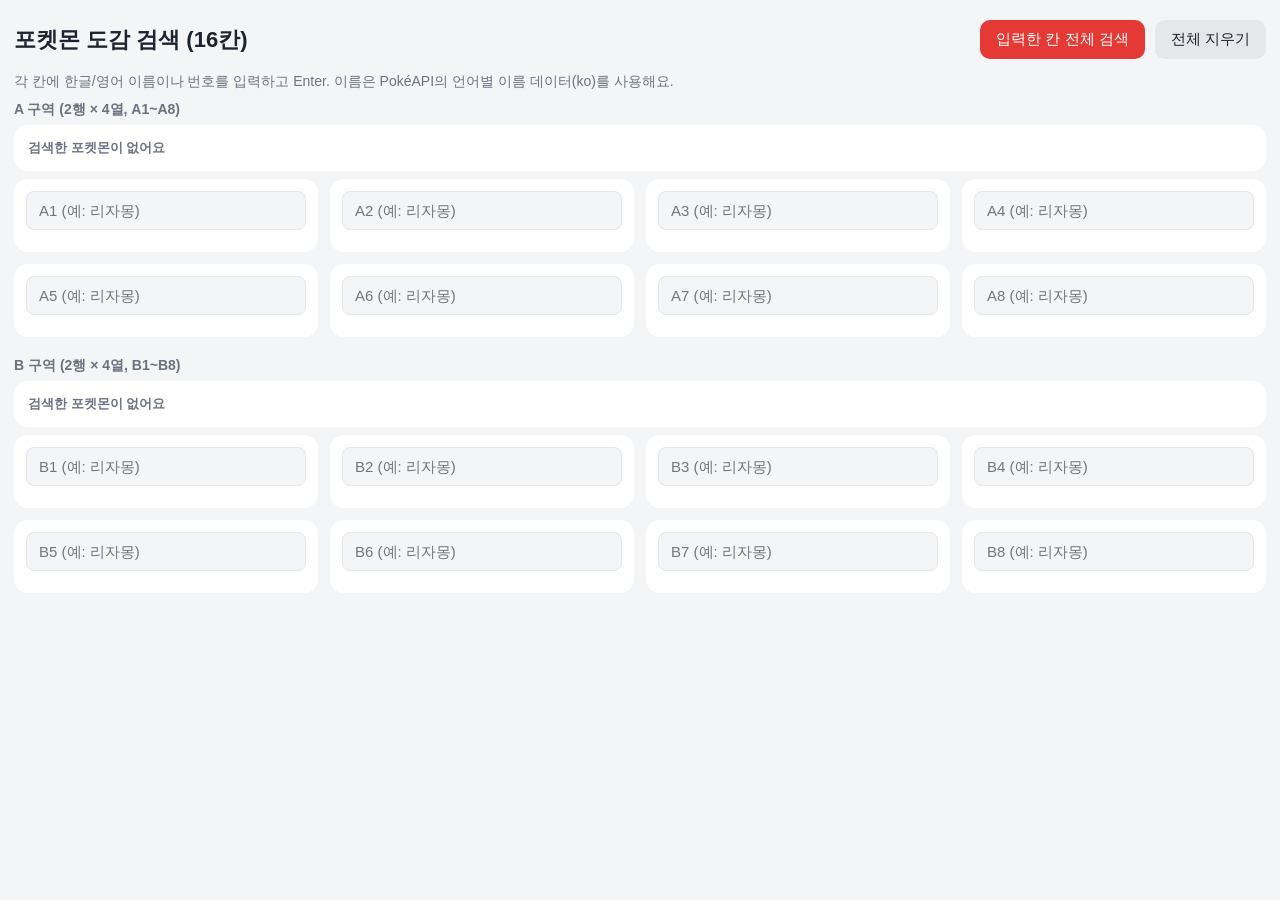
<file: index.html>
<!DOCTYPE html>
<html lang="ko">
<head>
  <meta charset="utf-8">
  <meta name="viewport" content="width=device-width, initial-scale=1">
  <title>포켓몬 도감 검색 (16칸)</title>
  <link rel="stylesheet" href="style.css">
</head>
<body>
<header>
  <h1>포켓몬 도감 검색 (16칸)</h1>
  <button id="all">입력한 칸 전체 검색</button>
  <button id="clear" class="sub">전체 지우기</button>
</header>
<div id="msg">각 칸에 한글/영어 이름이나 번호를 입력하고 Enter. 이름은 PokéAPI의 언어별 이름 데이터(ko)를 사용해요.</div>
<div class="rowtitle">A 구역 (2행 × 4열, A1~A8)</div>
<div class="sum" id="sum1"></div>
<div class="grid" id="grid1"></div>
<div class="rowtitle">B 구역 (2행 × 4열, B1~B8)</div>
<div class="sum" id="sum2"></div>
<div class="grid" id="grid2"></div>

<script src="script.js"></script>
</body>
</html>
</file>
<file: style.css>
:root { --bg:#f4f5f7; --card:#fff; --text:#1d2330; --muted:#6b7280; --accent:#e53935; --bar:#e5e7eb; color-scheme: light; }
@media (prefers-color-scheme: dark) {
  :root { --bg:#14171f; --card:#1e232e; --text:#eef0f4; --muted:#9aa3b2; --accent:#ff5a52; --bar:#323a49; color-scheme: dark; }
}
* { box-sizing: border-box; }
body { margin:0; padding:20px 14px 40px; background:var(--bg); color:var(--text);
       font-family:-apple-system,"Apple SD Gothic Neo","Malgun Gothic",sans-serif; }
header { max-width:none; margin:0 auto 14px; display:flex; flex-wrap:wrap; gap:10px; align-items:center; }
h1 { font-size:22px; margin:0 auto 0 0; }
button { padding:10px 16px; font-size:15px; border:0; border-radius:10px; background:var(--accent); color:#fff; cursor:pointer; }
button.sub { background:var(--bar); color:var(--text); }
#msg { max-width:none; margin:0 auto 10px; color:var(--muted); font-size:14px; min-height:18px; }
.rowtitle { font-size:14px; color:var(--muted); font-weight:600; margin:6px 0 6px; }
.grid { display:grid; gap:12px; grid-template-columns:repeat(4, minmax(0, 1fr)); padding-bottom:6px; margin-bottom:14px; }
.sum { background:var(--card); border-radius:14px; padding:10px 14px; margin-bottom:8px; font-size:13px; line-height:2; }
.sum b { color:var(--muted); font-weight:600; margin-right:6px; }
.sum .chip { font-size:12px; padding:1px 9px; margin:0 2px 0 0; }
.sum .n { color:var(--muted); font-size:12px; margin-right:10px; }
.sum .arrow { color:var(--muted); margin:0 4px; }
.mt { margin:4px 0; font-size:12px; line-height:1.9; }
.mt b { display:inline-block; min-width:50px; color:var(--muted); font-weight:600; }
.mt .chip { font-size:11px; padding:1px 8px; margin:0 3px 0 0; }
.slot { min-width:0; overflow-wrap:anywhere; background:var(--card); border-radius:14px; padding:12px; }
.slot input { width:100%; padding:10px 12px; font-size:15px; border-radius:8px; border:1px solid var(--bar);
              background:var(--bg); color:var(--text); }
.res { margin-top:10px; font-size:14px; }
.err { color:var(--muted); padding:6px 0; }
.head { display:flex; align-items:center; gap:8px; }
.head img { width:34%; max-width:96px; aspect-ratio:1; image-rendering:pixelated; object-fit:contain; }
.no { color:var(--muted); font-size:12px; }
.name { font-size:19px; font-weight:700; }
.genus { color:var(--muted); font-size:12px; }
h2 { font-size:12px; color:var(--muted); margin:10px 0 5px; font-weight:600; }
.chip { display:inline-block; padding:3px 10px; border-radius:99px; color:#fff; font-size:13px; margin:0 5px 5px 0; }
.ab { margin:0 5px 5px 0; display:inline-block; padding:3px 10px; border-radius:8px; background:var(--bar); font-size:13px; }
.abrow { margin-bottom:6px; }
.abdesc { color:var(--muted); font-size:12px; line-height:1.45; margin:0 0 2px 2px; }
.ab.hidden::after { content:" (숨특)"; color:var(--muted); font-size:11px; }
.forms { display:flex; flex-wrap:wrap; gap:5px; }
.forms button { padding:4px 10px; font-size:12px; border-radius:99px; background:var(--bar); color:var(--text); }
.forms button.on { background:var(--accent); color:#fff; }
.stat { display:flex; align-items:center; gap:6px; margin:3px 0; font-size:13px; }
.stat span:first-child { width:44px; color:var(--muted); }
.stat span:nth-child(2) { width:28px; text-align:right; font-weight:600; }
.track { flex:1; height:7px; background:var(--bar); border-radius:4px; overflow:hidden; }
.fill { height:100%; background:var(--accent); }
.total { margin-top:5px; font-size:13px; text-align:right; color:var(--muted); }
</file>
